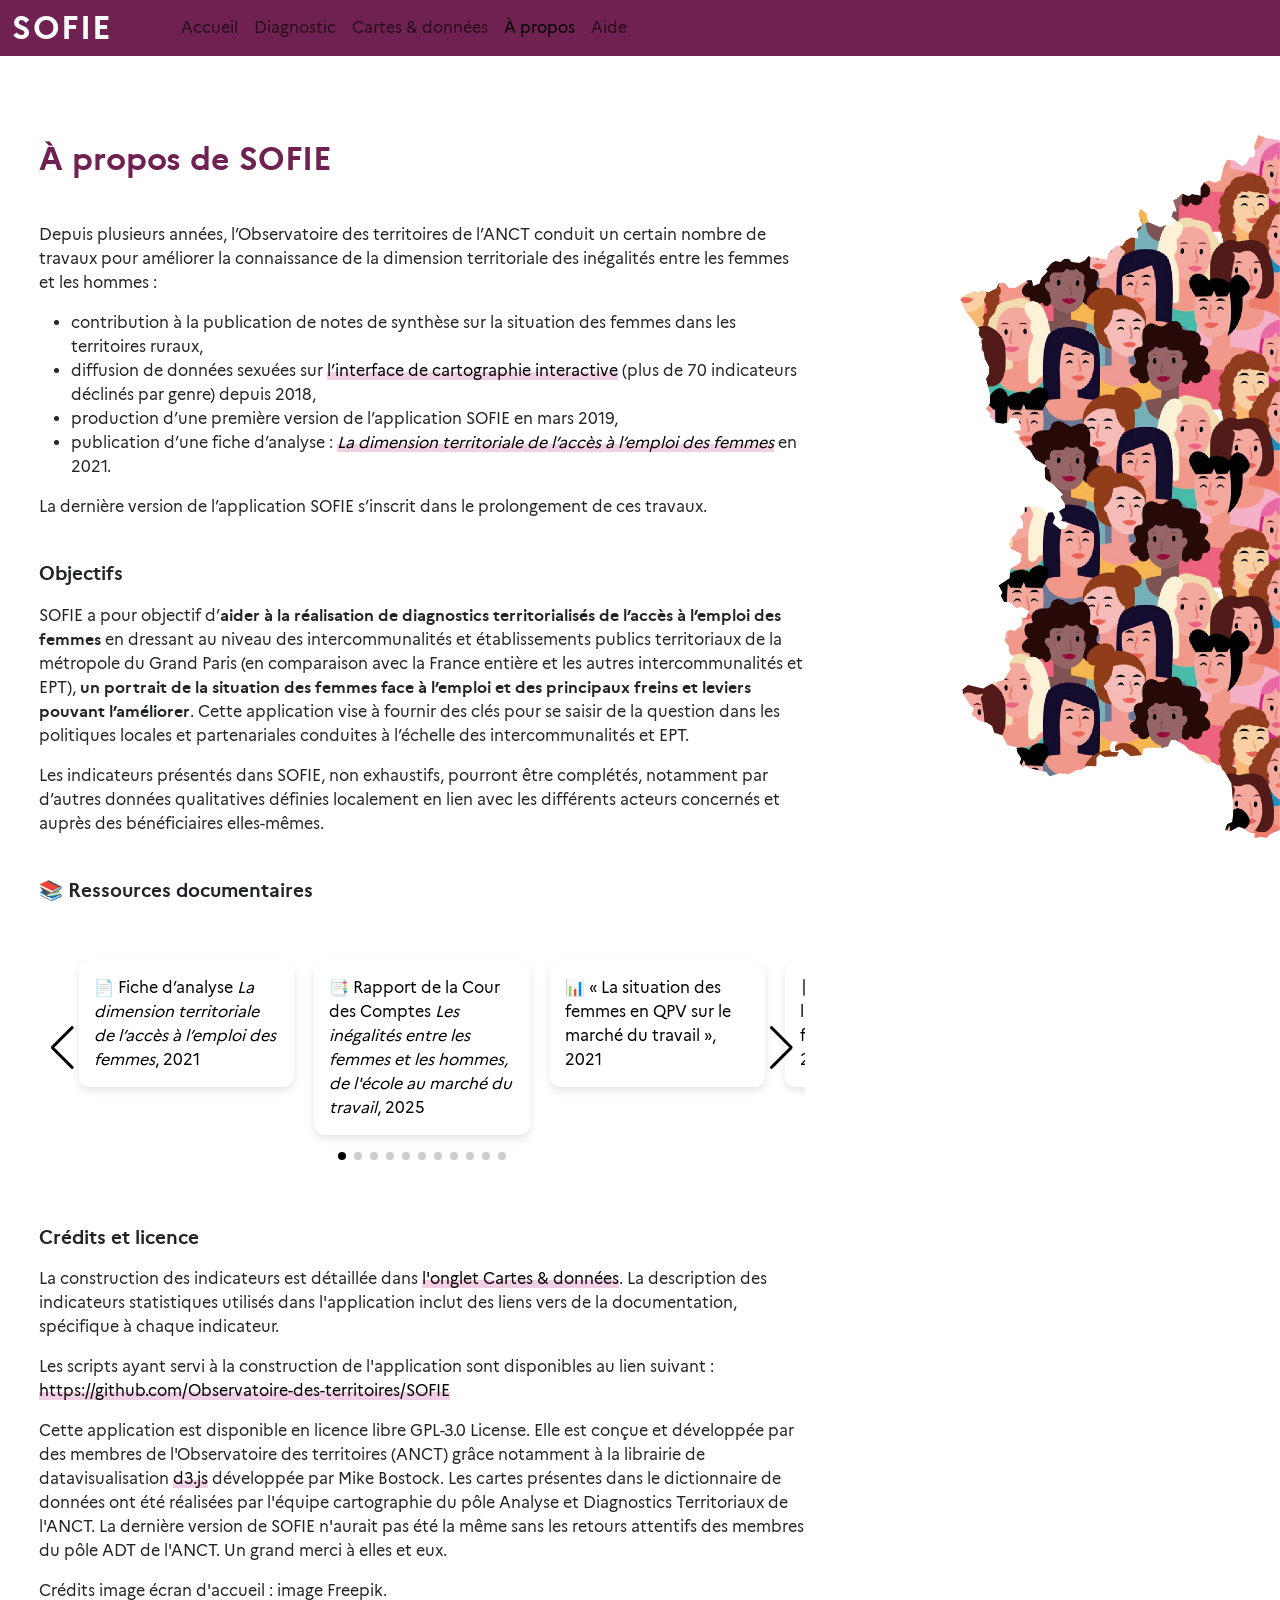
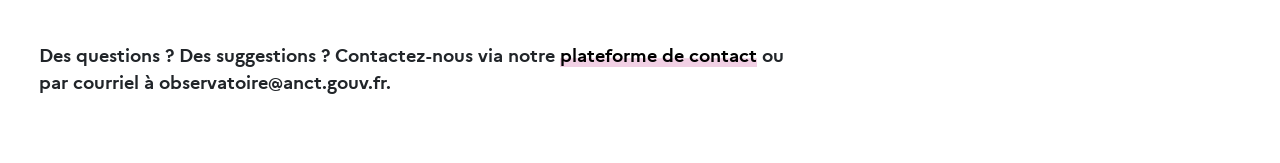
<file: apropos.html>
<!DOCTYPE html>
<meta charset="utf-8">

<html>
<head>
	<title>SOFIE</title>
	<link rel="stylesheet" href="app.css">
	<link href='https://fonts.googleapis.com/css?family=Bree Serif' rel='stylesheet'>
		<link rel="icon" href="img/favicon.ico" />
	
	<link href="https://cdn.jsdelivr.net/npm/bootstrap@5.0.0-beta2/dist/css/bootstrap.min.css" rel="stylesheet" integrity="sha384-BmbxuPwQa2lc/FVzBcNJ7UAyJxM6wuqIj61tLrc4wSX0szH/Ev+nYRRuWlolflfl" crossorigin="anonymous">
	<link rel="stylesheet" href="https://cdn.jsdelivr.net/npm/bootstrap-icons@1.4.0/font/bootstrap-icons.css">
	<script src="https://code.jquery.com/jquery-3.5.1.min.js"></script>
	<script src="https://cdn.jsdelivr.net/npm/bootstrap@5.0.0-beta1/dist/js/bootstrap.bundle.min.js" integrity="sha384-ygbV9kiqUc6oa4msXn9868pTtWMgiQaeYH7/t7LECLbyPA2x65Kgf80OJFdroafW" crossorigin="anonymous"></script>
	
</head>

<body>

<nav class="navbar fixed-top navbar-expand-lg">
  <div class="container-fluid">
	<a id="maintitle" href="index.html">SOFIE</span></a>
	<button class="navbar-toggler" type="button" data-bs-toggle="collapse" data-bs-target="#navbarSupportedContent" aria-controls="navbarSupportedContent" aria-expanded="false" aria-label="Toggle navigation">
	  <span class="navbar-toggler-icon"></span>
	</button>
	<div class="collapse navbar-collapse" id="navbarSupportedContent">
	  <ul class="navbar-nav me-auto mb-2 mb-lg-0">
        <li class="nav-item">
          <a class="nav-link" aria-current="page" href="index.html" title="Page d'accueil">Accueil</span></a>
        </li>
        <li class="nav-item">
		  <a class="nav-link" aria-current="page" href="visu.html" title="Diagnostic local">Diagnostic</span></a>
        </li>
		<li class="nav-item">
		  <a class="nav-link" aria-current="page" href="dico.html" title="Dictionnaire de données">Cartes & données</span></a>
        </li>
		<li class="nav-item">
		  <a class="nav-link active" aria-current="page" href="apropos.html" title="À propos">À propos</span></a>
        </li>
		<li class="nav-item">
		  <a class="nav-link" aria-current="page" href="help.html" title="Aide">Aide</span></a>
        </li>
	  </ul>
	  <!-- <form class="d-flex"> -->
		<!-- <input class="form-control me-2" type="search" placeholder="Autre EPCI" aria-label="Search"> -->
		<!-- <button class="btn btn-outline-success" type="submit">Chercher</button> -->
	  <!-- </form> -->
	</div>
  </div>
</nav>

<div class = "row" id = "apropos-bloc">
	<div class = "col-sm-9">
		<p id = "titre2">À propos de SOFIE</p>
		<br/>
		<p>Depuis plusieurs années, l’Observatoire des territoires de l’ANCT conduit un certain nombre de travaux pour améliorer la connaissance de la dimension territoriale des inégalités entre les femmes et les hommes :</p>
		<ul>
			<li>contribution à la publication de notes de synthèse sur la situation des femmes dans les territoires ruraux,</li>
			<li>diffusion de données sexuées sur <a target="_blank" class = "link" href = "https://www.observatoire-des-territoires.gouv.fr/outils/cartographie-interactive/#view=map36&c=indicator"><span class = "link-box">l’interface de cartographie interactive</span></a> (plus de 70 indicateurs déclinés par genre) depuis 2018, </li>
			<li>production d’une première version de l’application SOFIE en mars 2019,</li>
			<li>publication d’une fiche d’analyse : <a target="_blank" class = "link" href = "https://www.observatoire-des-territoires.gouv.fr/kiosque/2021-fiche-egalite-la-dimension-territoriale-de-lacces-lemploi-des-femmes"><span class = "link-box"><em>La dimension territoriale de l’accès à l’emploi des femmes</em></span></a> en 2021.</li>
		</ul>
		<p>La dernière version de l’application SOFIE s’inscrit dans le prolongement de ces travaux.</p>
		<br/>
		<p class = "apropos-subtitle">Objectifs<p>
		<p>SOFIE a pour objectif d’<strong>aider à la réalisation de diagnostics territorialisés de l’accès à l’emploi des femmes</strong> en dressant au niveau des intercommunalités et établissements publics territoriaux de la métropole du Grand Paris (en comparaison avec la France entière et les autres intercommunalités et EPT), <strong>un portrait de la situation des femmes face à l’emploi et des principaux freins et leviers pouvant l’améliorer</strong>. Cette application vise à fournir des clés pour se saisir de la question dans les politiques locales et partenariales conduites à l’échelle des intercommunalités et EPT.</p>
		<p>Les indicateurs présentés dans SOFIE, non exhaustifs, pourront être complétés, notamment par d’autres données qualitatives définies localement en lien avec les différents acteurs concernés et auprès des bénéficiaires elles-mêmes.</p>
		
		<head>
			<meta charset="UTF-8">
			<meta name="viewport" content="width=device-width, initial-scale=1.0">
			<title>Documentation - Carrousel</title>
			<link rel="stylesheet" href="https://cdn.jsdelivr.net/npm/swiper/swiper-bundle.min.css">
			<style>

		
				.swiper {
					width: 100%;
					max-width: 900px;
					margin: auto;
					padding: 40px; /* Ajoute du padding à gauche et à droite */
				}
		
				.swiper-slide {
					background: white;
					padding: 15px;
					border-radius: 10px;
					box-shadow: 0 4px 8px rgba(0,0,0,0.1);
					text-align: left;
				}
		
				.swiper-slide a {
					text-decoration: none;
					color: black;
					
				}
		
				.swiper-slide a:hover {
					color: black;
				}
		
				.swiper-button-prev, .swiper-button-next {
					color: black !important;
				}
				
										/* Décalage des flèches en utilisant padding */
				.swiper-button-prev {
					left: 10px; /* Légèrement à l’intérieur du padding */
				}

				.swiper-button-next {
					right: 10px; /* Légèrement à l’intérieur du padding */
				}
		
				.swiper-pagination-bullet-active {
					background: black !important;
				}
			</style>
		</head>
		<body>
		
		<br/>
		<p class="apropos-subtitle">📚 Ressources documentaires</p>
		
		<!-- Carrousel Swiper -->
		<div class="swiper">
			<div class="swiper-wrapper">
				<div class="swiper-slide">
					<a target="_blank" href="https://www.observatoire-des-territoires.gouv.fr/kiosque/2021-fiche-egalite-la-dimension-territoriale-de-lacces-lemploi-des-femmes">
						📄 Fiche d’analyse <em>La dimension territoriale de l’accès à l’emploi des femmes</em>, 2021
					</a>
				</div>
				<div class="swiper-slide">
					<a target="_blank" href="https://www.ccomptes.fr/sites/default/files/2025-01/20250121-Les-in%C3%A9galit%C3%A9s-entre-les-femmes-et-les-hommes-de-lecole-au-marche-du-travail.pdf">
						📑 Rapport de la Cour des Comptes <em>Les inégalités entre les femmes et les hommes, de l'école au marché du travail</em>, 2025
					</a>
				</div>
				
				<div class="swiper-slide">
					<a target="_blank" href="https://www.observatoire-des-territoires.gouv.fr/kiosque/2021-egalite-06b-la-situation-des-femmes-residant-en-quartiers-prioritaires-de-la-politique">
						📊 « La situation des femmes en QPV sur le marché du travail », 2021
					</a>
				</div>
				<div class="swiper-slide">
					<a target="_blank" href="https://www.reseaurural.fr/sites/default/files/documents/fichiers/2019-03/2019_rrf_rapport_guide_emploi_des_femmes_territoires_ruraux_cget.pdf">
						📘 Guide - Favoriser l’accès à l’emploi des femmes en ruralité, 2019
					</a>
				</div>
				<div class="swiper-slide">
					<a target="_blank" href="https://m.centre-hubertine-auclert.fr/sites/default/files/fichiers/mep-guide-jaune-bleu-vf3.pdf">
						📖 Guide <em>Insertion professionnelle des femmes en QPV</em>, 2018
					</a>
				</div>
				<div class="swiper-slide">
					<a target="_blank" href="https://www.haut-conseil-egalite.gouv.fr/stereotypes-et-roles-sociaux/travaux-du-hce/article/rapport-egaliter-combattre">
						📑 Rapport EGALITER - Inégalités sexuées, sociales et territoriales, 2014
					</a>
				</div>
				<div class="swiper-slide">
					<a target="_blank" href="https://femmes.gouv.fr/wp-content/uploads/2013/12/20131209-rapport-emploi-femmes-Severine-Lemiere.pdf">
						📜 Rapport <em>L’accès à l’emploi des femmes</em>, 2013
					</a>
				</div>
				<div class="swiper-slide">
					<a target="_blank" href="https://www.centre-hubertine-auclert.fr/">
						🏛 Travaux du Centre Hubertine Auclert
					</a>
				</div>
				<div class="swiper-slide">
					<a target="_blank" href="https://www.egalite-femmes-hommes.gouv.fr/sites/efh/files/2023-03/Plan_interminist%C3%A9riel_pour_l%E2%80%99%C3%A9galit%C3%A9_entre_les_femmes_et_les_hommes_2023-2027_2.pdf">
						🏛 Plan interministériel pour l'égalité 2023-2027
					</a>
				</div>
				<div class="swiper-slide">
					<a target="_blank" href="https://dares.travail-emploi.gouv.fr/sites/default/files/7c0b731072830d6f4663376d66ae5746/Discrimination_embauche_femmes-hommes.pdf">
						📑 Rapport - La discrimination à l'embauche selon le sexe, 2022
					</a>
				</div>
				<div class="swiper-slide">
					<a target="_blank" href="https://www.insee.fr/fr/statistiques/6047805">
						📊 Femmes et hommes, l'égalité en question, Insee, 2022
					</a>
				</div>
			</div>
		
			<!-- Boutons de navigation -->
			<div class="swiper-button-prev"></div>
			<div class="swiper-button-next"></div>
			
			<!-- Pagination -->
			<div class="swiper-pagination"></div>
		</div>
		
		<!-- Script Swiper.js -->
		<script src="https://cdn.jsdelivr.net/npm/swiper/swiper-bundle.min.js"></script>
		<script>
			var swiper = new Swiper('.swiper', {
				slidesPerView: 1,
				spaceBetween: 20,
				loop: true,
				navigation: {
					nextEl: '.swiper-button-next',
					prevEl: '.swiper-button-prev',
				},
				pagination: {
					el: '.swiper-pagination',
					clickable: true,
				},
				autoplay: {
					delay: 5000, // 5 secondes entre chaque diapo
					disableOnInteraction: false,
				},
				breakpoints: {
					640: { slidesPerView: 2 },
					1024: { slidesPerView: 3 }
				}
			});
		</script>

		<br/>
		<br/>
		<p class = "apropos-subtitle">Crédits et licence<p>
		<p>La construction des indicateurs est détaillée dans <a target = "_blank" class = "link" href = "dico.html"><span class = "link-box">l'onglet Cartes & données</span></a>. La description des indicateurs statistiques utilisés dans l'application inclut des liens vers de la documentation, spécifique à chaque indicateur.</p>
		<p>Les scripts ayant servi à la construction de l'application sont disponibles au lien suivant : <br><a target="_blank" class = "link" href = "https://github.com/Observatoire-des-territoires/SOFIE"><span class = "link-box">https://github.com/Observatoire-des-territoires/SOFIE</span></a></p>
		<p>Cette application est disponible en licence libre GPL-3.0 License. Elle est conçue et développée par des membres de l'Observatoire des territoires (ANCT) grâce notamment à la librairie de datavisualisation <a target="_blank" class = "link" href = "https://d3js.org/"><span class = "link-box">d3.js</span></a> développée par Mike Bostock. Les cartes présentes dans le dictionnaire de données ont été réalisées par l'équipe cartographie du pôle Analyse et Diagnostics Territoriaux de l'ANCT. La dernière version de SOFIE n'aurait pas été la même sans les retours attentifs des membres du pôle ADT de l'ANCT. Un grand merci à elles et eux.</p>
		<p>Crédits image écran d'accueil : image Freepik.</p>
		<br/>
		<p style = "font-size : 1.1em ; font-weight : bold;">Des questions ? Des suggestions ? Contactez-nous via notre <a target="_blank" class = "link" href = "https://www.observatoire-des-territoires.gouv.fr/form/nous-contacter"><span class = "link-box">plateforme de contact</span></a> ou par courriel à observatoire@anct.gouv.fr.</p>
		<br/>
	</div>	


	<div class = "col-sm-3">
		<img id = "intro-frise-miroir" src = "img/intro-img-miroir.png"/>
	</div>

</div>	

</body>
</file>
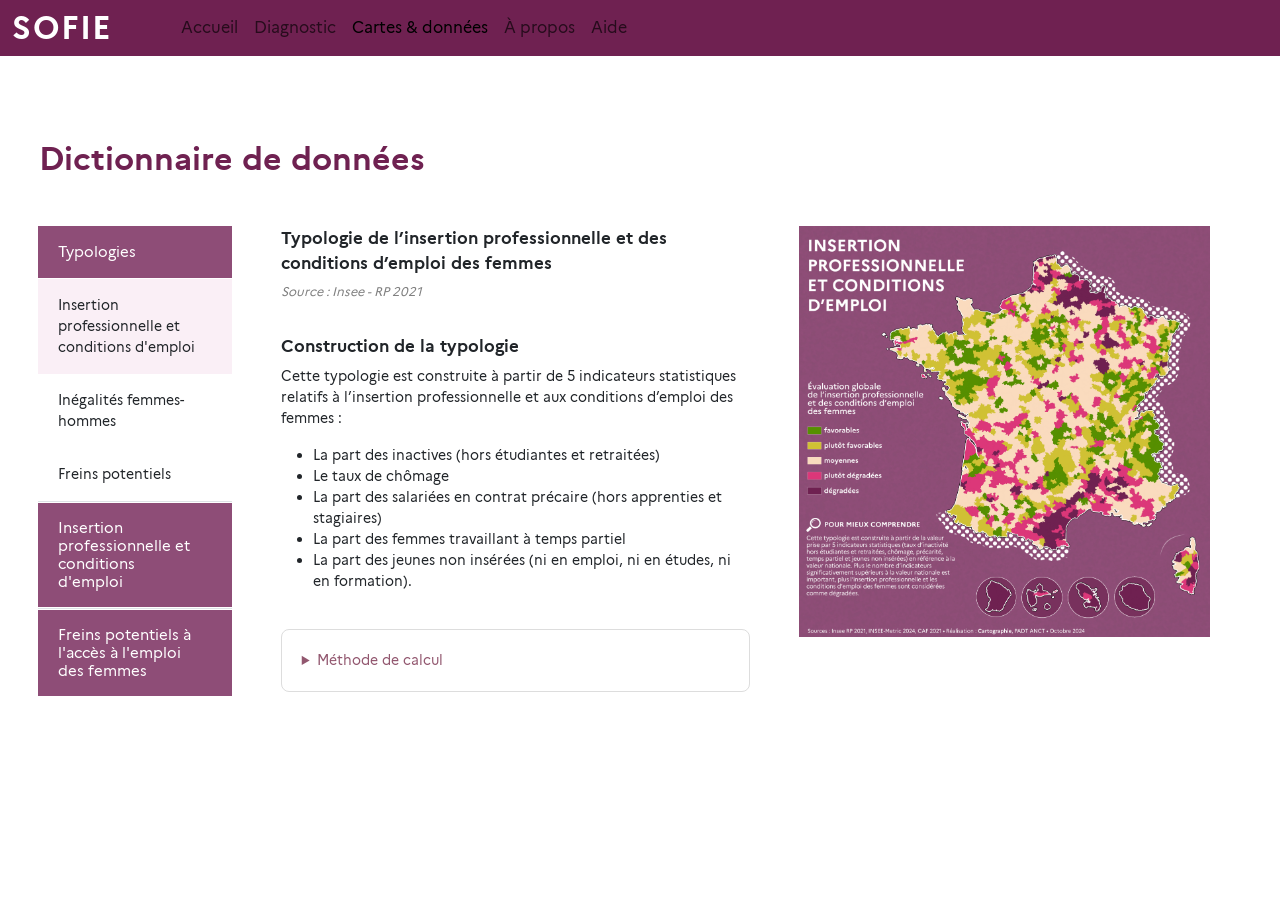
<file: dico.html>
<!DOCTYPE html>
<meta charset="utf-8">

<html>
<head>
	<title>SOFIE</title>
	<link rel="stylesheet" href="app.css">
	<link href='https://fonts.googleapis.com/css?family=Bree Serif' rel='stylesheet'>
	<link rel="icon" href="img/favicon.ico" />
	
	<link href="https://cdn.jsdelivr.net/npm/bootstrap@5.0.0-beta2/dist/css/bootstrap.min.css" rel="stylesheet" integrity="sha384-BmbxuPwQa2lc/FVzBcNJ7UAyJxM6wuqIj61tLrc4wSX0szH/Ev+nYRRuWlolflfl" crossorigin="anonymous">
	<link rel="stylesheet" href="https://cdn.jsdelivr.net/npm/bootstrap-icons@1.4.0/font/bootstrap-icons.css">
	<script src="https://code.jquery.com/jquery-3.5.1.min.js"></script>
	<script src="https://cdn.jsdelivr.net/npm/bootstrap@5.0.0-beta1/dist/js/bootstrap.bundle.min.js" integrity="sha384-ygbV9kiqUc6oa4msXn9868pTtWMgiQaeYH7/t7LECLbyPA2x65Kgf80OJFdroafW" crossorigin="anonymous"></script>
	
</head>

<body>

<nav class="navbar fixed-top navbar-expand-lg">
  <div class="container-fluid">
	<a id ="maintitle" href="index.html">SOFIE</a>
	<button class="navbar-toggler" type="button" data-bs-toggle="collapse" data-bs-target="#navbarSupportedContent" aria-controls="navbarSupportedContent" aria-expanded="false" aria-label="Toggle navigation">
	  <span class="navbar-toggler-icon"></span>
	</button>
	<div class="collapse navbar-collapse" id="navbarSupportedContent">
	  <ul class="navbar-nav me-auto mb-2 mb-lg-0">
        <li class="nav-item">
          <a class="nav-link" aria-current="page" href="index.html" title="Page d'accueil">Accueil</a>
        </li>
        <li class="nav-item">
		  <a class="nav-link" aria-current="page" href="visu.html" title="Diagnostic local">Diagnostic</a>
        </li>
		<li class="nav-item">
		  <a class="nav-link active" aria-current="page" href="dico.html" title="Dictionnaire de données">Cartes & données</a>
        </li>
		<li class="nav-item">
		  <a class="nav-link" aria-current="page" href="apropos.html" title="À propos">À propos</a>
        </li>
		<li class="nav-item">
		  <a class="nav-link" aria-current="page" href="help.html" title="Aide">Aide</a>
        </li>
	  </ul>
	  <!-- <form class="d-flex"> -->
		<!-- <input class="form-control me-2" type="search" placeholder="Autre EPCI" aria-label="Search"> -->
		<!-- <button class="btn btn-outline-success" type="submit">Chercher</button> -->
	  <!-- </form> -->
	</div>
  </div>
</nav>

<div class = "row" id = "bloctitre2">
	<p id = "titre2">Dictionnaire de données</p>
</div>

<div class = "row">
	<div class = "col-lg-2" id = "navindic">
		<div class="accordion accordion-flush" id="accordionFlushExample">
		  <div class="accordion-item">
			<h2 class="accordion-header" id="flush-headingOne">
			  <button class="accordion-button collapsed" type="button" data-bs-toggle="collapse" data-bs-target="#flush-collapseOne" aria-expanded="false" aria-controls="flush-collapseOne">
				Typologies
			  </button>
			</h2>
			<div id="flush-collapseOne" class="accordion-collapse collapse show" aria-labelledby="flush-headingOne" data-bs-parent="#accordionFlushExample">
			  <div class="accordion-body active" onclick = "typoipce()">Insertion professionnelle et conditions d'emploi</div>
			  <div class="accordion-body" onclick = "typoineg()">Inégalités femmes-hommes</div>
			  <div class="accordion-body" onclick = "typofrei()">Freins potentiels</div>
			</div>
		  </div>
		  <div class="accordion-item">
			<h2 class="accordion-header" id="flush-headingTwo">
			  <button class="accordion-button collapsed" type="button" data-bs-toggle="collapse" data-bs-target="#flush-collapseTwo" aria-expanded="false" aria-controls="flush-collapseTwo">
				Insertion professionnelle et conditions d'emploi
			  </button>
			</h2>
			<div id="flush-collapseTwo" class="accordion-collapse collapse" aria-labelledby="flush-headingTwo" data-bs-parent="#accordionFlushExample">
			  <div class="accordion-body" onclick = "fam2()">Inactivité</div>
			  <div class="accordion-body" onclick ="emp1()">Chômage</div>
			  <div class="accordion-body" onclick = "emp3()">Temps partiel</div>
			  <div class="accordion-body" onclick = "emp4()">Précarité</div>
			  <div class="accordion-body" onclick = "for3()">Jeunes non insérés</div>
			</div>
		  </div>
		  <div class="accordion-item">
			<h2 class="accordion-header" id="flush-headingThree">
			  <button class="accordion-button collapsed" type="button" data-bs-toggle="collapse" data-bs-target="#flush-collapseThree" aria-expanded="false" aria-controls="flush-collapseThree">
				Freins potentiels à l'accès à l'emploi des femmes
			  </button>
			</h2>
			<div id="flush-collapseThree" class="accordion-collapse collapse " aria-labelledby="flush-headingThree" data-bs-parent="#accordionFlushExample">
			  <div class="accordion-body" onclick = "fam1()">Familles monoparentales</div>
			  <div class="accordion-body" onclick = "fam3()">Familles nombreuses</div>
			  <div class="accordion-body" onclick ="emp2()">Non-mixité de l'offre d'emploi</div>
			  <div class="accordion-body" onclick = "for2()">Femmes peu diplômées</div>
			  <div class="accordion-body" onclick = "equ1()">Accueil des jeunes enfants</div>
			  <div class="accordion-body" onclick = "equ2()">Éloignement de l'école</div>
			  <div class="accordion-body" onclick = "equ3()">Trajet domicile-travail</div>
			</div>
		  </div>
		</div>
	</div>

	<div class = "col-lg-5" id = "dico-com">
	</div>

	<div class = "col-lg-4" id = "dico-illus">
	</div>
</div>

<script>
$(".accordion-body").click(function(){
	$('.accordion-body').removeClass('active');
	$(this).addClass('active');
	$('html,body').animate({scrollTop: $("#bloctitre2").offset().top},0);
}) ;



var typoipce = function(){
	$("#dico-com").html(
		`
			<style>
		

		details {
			background: #ffffff;
			border: 1px solid #ddd;
			border-radius: 8px;
			margin-bottom: 10px;
			padding: 10px;
			transition: all 0.3s ease-in-out;
		}

		summary {
			font-size: 14px;
			cursor: pointer;
			color:  #92576F ;
			padding: 10px;
			transition: background 0.3s ease-in-out;
		}

		summary:hover {
			background: #f0f8ff;
			border-radius: 8px;
		}

		details[open] {
			background: #eef6ff;
			border: 1px solid black;
		}

		

		.link-box {
			color: black;
			text-decoration: none;
			font-weight: bold;
		}

		.link-box:hover {
			text-decoration: underline;
		}

	</style>
		
		<div id="dico-texte">
		<p class = 'dico-libindic'>Typologie de l’insertion professionnelle et des conditions d’emploi des femmes</p>
		<p class = 'dico-sourcindic'>Source : Insee - RP 2021</p>
		<h1 class = 'dico-libindic'>Construction de la typologie</h1>
    <p>Cette typologie est construite à partir de 5 indicateurs statistiques relatifs à l’insertion professionnelle et aux conditions d’emploi des femmes :</p>
    <ul>
        <li>La part des inactives (hors étudiantes et retraitées)</li>
        <li>Le taux de chômage</li>
        <li>La part des salariées en contrat précaire (hors apprenties et stagiaires)</li>
        <li>La part des femmes travaillant à temps partiel</li>
        <li>La part des jeunes non insérées (ni en emploi, ni en études, ni en formation).</li>
    </ul>
    <br/>

	<details>
    <summary>Méthode de calcul</h2></summary>
	<br/>
    <p><strong>1. Conversion en base 100 (référence nationale)</strong></p>
    <p>Exemple : pour une part d’inactives de 19,3 % localement vs 11,5 % nationalement : 
		<br><strong>Indice base 100</strong> = (19,3 × 100) / 11,5 ≈ 168</p>
    
	
    <p><strong>2. Classement des indices</p></strong>
    <table>
        <tr>
            <th>Indice base 100</th>
            <th>Catégorie</th>
        </tr>
        <tr>
            <td>> 125</td>
            <td>Très dégradé</td>
        </tr>
        <tr>
            <td>110 - 125</td>
            <td>Dégradé</td>
        </tr>
        <tr>
            <td>90 - 110</td>
            <td>Moyen</td>
        </tr>
        <tr>
            <td>75 - 90</td>
            <td>Favorable</td>
        </tr>
        <tr>
            <td>< 75</td>
            <td>Très favorable</td>
        </tr>
    </table>
    
    <p><strong>3. Détermination de la typologie</p></strong>
    <table border="1">
        <tr>
            <th>Conditions</th>
            <th>Typologie</th>
        </tr>
        <tr>
            <td>≥ 3 indicateurs « très dégradé »</td>
            <td>Dégradées</td>
        </tr>
        <tr>
            <td>≥ 3 indicateurs « très dégradé » + « dégradé »</td>
            <td>Plutôt dégradées</td>
        </tr>
        <tr>
            <td>≥ 3 indicateurs « très favorable »</td>
            <td>Favorables</td>
        </tr>
        <tr>
            <td>≥ 3 indicateurs « très favorable » + <br>« favorable »</td>
            <td>Plutôt favorables</td>
        </tr>
        <tr>
            <td>Sinon</td>
            <td>Moyennes</td>
        </tr>
    </table>
    
    <h2 class = 'dico-libindic'>Objectif :</h2>
    <p>Fournir une lecture rapide des conditions d’emploi des femmes, avec possibilité d’explorer les indicateurs en détail via SOFIE.</p>
		</div></details>
	`) ;
	$("#dico-illus").html("<a target='_blank'><img src = 'img/cartes/SOFIE_typo_IPCE_300pp_1.jpg'/></a>") ;
}


var typoineg = function(){
	$("#dico-com").html(`

		<style>
			

			details {
				background: #ffffff;
				border: 1px solid #ddd;
				border-radius: 8px;
				margin-bottom: 10px;
				padding: 10px;
				transition: all 0.3s ease-in-out;
			}

			summary {
				font-size: 14px;
				cursor: pointer;
				color:  #92576F ;
				padding: 10px;
				transition: background 0.3s ease-in-out;
			}

			summary:hover {
				background: #f0f8ff;
				border-radius: 8px;
			}

			details[open] {
				background: #eef6ff;
				border: 1px solid black;
			}

			

			.link-box {
				color: black;
				text-decoration: none;
				font-weight: bold;
			}

			.link-box:hover {
				text-decoration: underline;
			}

		</style>

		<div id="dico-texte">
		<p class = 'dico-libindic'>Typologie des inégalités femmes-hommes en matière d’insertion professionnelle et de conditions d’emploi</p>
		<p class = 'dico-sourcindic'>Source : Insee - RP 2021</p>
		
		<h1 class = 'dico-libindic'>Construction de la typologie</h1>
    <p>Cette typologie est construite à partir de 5 indicateurs statistiques relatifs à l’insertion professionnelle et aux conditions d’emploi des femmes et des hommes :</p>
    <ul>
        <li>La part des inactifs / inactives (hors étudiant.e.s et retraité.e.s)</li>
        <li>Le taux de chômage</li>
        <li>La part des salarié.e.s en contrat précaire (hors apprenti.e.s et stagiaires)</li>
        <li>La part des femmes / hommes travaillant à temps partiel</li>
        <li>La part des jeunes non inséré.e.s (ni en emploi, ni en études, ni en formation).</li>
    </ul>
    <br/>
	<details>
    <summary>Méthode de calcul</summary>
	<br/>
    <p><strong>1. Conversion en base 100 (référence nationale pour les femmes)</p></strong>
    <p>Exemple : pour une part d’inactives de 19,3 % localement vs 11,5 % nationalement :
    <br><strong>Indice base 100</strong> = (19,3 × 100) / 11,5 ≈ 168</p>
    
    <p><strong>2. Calcul des écarts femmes-hommes</p></strong>
    <p>Somme des écarts en base 100 entre les valeurs locales des femmes et des hommes pour chaque indicateur</p>
    
    <p><strong>3. Discrétisation en 5 classes</p></strong>
    <p>La somme des écarts est ensuite discrétisée en 5 classes à l’aide de la méthode des seuils naturels, des inégalités les plus marquées (somme des écarts en base 100 maximum) aux moins marquées (somme des écarts en base 100 minimum) :</p>
    
    <table>
        <tr>
            <th>Classe</th>
            <th>Typologie</th>
        </tr>
        <tr>
            <td>Classe 1</td>
            <td>Contenues</td>
        </tr>
        <tr>
            <td>Classe 2</td>
            <td>Plutôt contenues</td>
        </tr>
        <tr>
            <td>Classe 3</td>
            <td>Moyennes</td>
        </tr>
        <tr>
            <td>Classe 4</td>
            <td>Plutôt marquées</td>
        </tr>
        <tr>
            <td>Classe 5</td>
            <td>Marquées</td>
        </tr>
    </table>
    
    <h2 class = 'dico-libindic'>Objectif</h2>
    <p>Offrir une vision globale des inégalités femmes-hommes sur l’insertion et l’emploi. D’autres dimensions (rémunération, avancement, plafond de verre, discriminations…) ne sont pas prises en compte.</p>
		    
		</div></details>
	`) ;
	$("#dico-illus").html("<a target='_blank'><img src = 'img/cartes/SOFIE_typo_INEG_300pp_1.jpg'/></a>") ;
}

var typofrei = function(){
	$("#dico-com").html(`
		<style>
			

			details {
				background: #ffffff;
				border: 1px solid #ddd;
				border-radius: 8px;
				margin-bottom: 10px;
				padding: 10px;
				transition: all 0.3s ease-in-out;
			}

			summary {
				font-size: 14px;
				cursor: pointer;
				color:  #92576F ;
				padding: 10px;
				transition: background 0.3s ease-in-out;
			}

			summary:hover {
				background: #f0f8ff;
				border-radius: 8px;
			}

			details[open] {
				background: #eef6ff;
				border: 1px solid black;
			}

			

			.link-box {
				color: black;
				text-decoration: none;
				font-weight: bold;
			}

			.link-box:hover {
				text-decoration: underline;
			}

		</style>


		<div id="dico-texte">
		<p class = 'dico-libindic'>Typologie des freins potentiels à l'amélioration de l'accès à l’emploi des femmes</p>
		<p class = 'dico-sourcindic'>Source : Insee - RP 2021, Insee - Metric 2024, CAF 2021</p>	
		<h1 class = 'dico-libindic'>Construction de la typologie</h1>
    <p>Cette typologie est construite à partir de 7 indicateurs statistiques d’évaluation de freins potentiels à l’amélioration de l’accès à l’emploi des femmes :</p>
    <ul>
        <li>Part des familles monoparentales composées d'une femme avec son ou ses enfant(s)</li>
        <li>Part des familles nombreuses</li>
        <li>Indice de mixité de l’offre d’emploi</li>
        <li>Part des femmes peu ou pas diplômées</li>
        <li>Nombre d’enfants âgés de moins de 3 ans n’ayant théoriquement pas de place en mode d’accueil formel</li>
        <li>Part des enfants scolarisés dans une autre commune que celle où ils résident</li>
        <li>Distance domicile-travail moyenne des femmes.</li>
    </ul>
    <br/>
	<details>
    <summary>Méthode de calcul</summary>
	<br/>
    <p><strong>1. Conversion en base 100 (référence nationale)</p></strong>
    <p>Exemple : pour une part de familles monoparentales de 13,6 % localement vs 8,3 % nationalement :
    <br><strong>Indice base 100</strong> = (13,6 × 100) / 8,3 ≈ 164</p>
    
    <p><strong>2. Classement des indicateurs</p></strong>
    <table>
        <tr>
            <th>Indice base 100</th>
            <th>Catégorie</th>
        </tr>
        <tr>
            <td>> 125</td>
            <td>Très dégradé</td>
        </tr>
        <tr>
            <td>110 - 125</td>
            <td>Dégradé</td>
        </tr>
        <tr>
            <td>90 - 110</td>
            <td>Moyen</td>
        </tr>
        <tr>
            <td>75 - 90</td>
            <td>Favorable</td>
        </tr>
        <tr>
            <td>< 75</td>
            <td>Très favorable</td>
        </tr>
    </table>
    
    <p><strong>3. Détermination de la typologie</p></strong>
    <table>
        <tr>
            <th>Conditions</th>
            <th>Typologie</th>
        </tr>
        <tr>
            <td>≥ 5 indicateurs « très dégradé » + <br>« dégradé » ou > 3 indicateurs « très dégradé »</td>
            <td>Marqués</td>
        </tr>
        <tr>
            <td>≥ 4 indicateurs « très dégradé » + <br>« dégradé »</td>
            <td>Plutôt marqués</td>
        </tr>
        <tr>
            <td>≥ 3 indicateurs « très favorable »</td>
            <td>Limités</td>
        </tr>
        <tr>
            <td>≥ 4 indicateurs « très favorable » + <br>« favorable »</td>
            <td>Plutôt limités</td>
        </tr>
        <tr>
            <td>Sinon</td>
            <td>Moyens / d’intensités variables</td>
        </tr>
    </table>
    
    <h2 class = 'dico-libindic'>Objectif</h2>
    <p>Évaluer l’impact de 7 freins potentiels sur l’accès à l’emploi des femmes. Cette typologie volontairement simple ne couvre pas tous les freins (mobilité, état de santé, travail domestique…). Elle attribue un poids égal à chaque facteur, bien que leur impact varie selon le contexte.</p>
    
    <h2 class = 'dico-libindic'>Limites et interprétation</h2>
    <ul>
        <li>Certains freins peuvent être plus déterminants que d’autres (ex. : distance aux emplois sans véhicule).</li>
        <li>Un territoire peut cumuler plusieurs freins sans pour autant avoir une insertion professionnelle dégradée (ex. : nord des Pays de la Loire, ancienne région Franche-Comté).</li>
        <li>SOFIE permet d’affiner l’analyse en explorant chaque indicateur individuellement.</li>
    </ul>
		</div></details>
	`) ;
	$("#dico-illus").html("<a target='_blank'><img src = 'img/cartes/SOFIE_typo_FREI_300pp_1.jpg'/></a>") ;
}

var fam2 = function(){
	$("#dico-com").html(`
		<div id="dico-texte">
		<p class = 'dico-libindic'>Part des inactives / inactifs parmi les 15-64 ans (hors étudiant.e.s et retraité.e.s)</p>
		<p class = 'dico-sourcindic'>Unité : en %</p>		
		<p class = 'dico-sourcindic'>Source : Insee - RP 2021</p>
		<p>La part des inactives / inactifs parmi les 15-64 ans, hors étudiant.e.s et retraité.e.s est obtenu en rapportant le nombre de personnes inactives (c'est-à-dire, selon la statistique publique, les personnes qui ne sont ni en emploi ni au chômage), hors étudiant.e.s et retraité.e.s, âgées de 15 à 64 ans, au nombre total de personnes âgées de 15 à 64 ans, hors étudiant.e.s et retraité.e.s. En France (hors Mayotte), cet indicateur a une valeur de <strong>11,3 % pour les femmes</strong> contre <strong>6,2 % pour les hommes</strong> soit <strong>1,8 fois plus.</strong></p>
		<p>Les personnes inactives, hors étudiantes et retraitées, correspondent aux personnes au foyer et aux personnes qui n’occupent pas d’emploi ni ne sont en recherche d’emploi. <strong>Les personnes inactives ont un risque plus important d’être dans une situation de dépendance financière, voire de pauvreté.</strong> L’inactivité professionnelle des femmes est particulièrement marquée dans les quartiers prioritaires en Politique de la ville.</p>
		<br/>
		<p>Pour aller plus loin : </p>
		<ul>
			<a target="_blank" class = "link" href = "https://www.observatoire-des-territoires.gouv.fr/kiosque/2021-egalite-04-depuis-les-annees-1970-la-feminisation-de-la-population-active-concerne"><li><span class = "link-box">Observatoire des territoires, 2021, « Depuis les années 1970, la féminisation de la population active a concerné tous les territoires », <em>La dimension territoriale de l’accès à l’emploi des femmes</span></em></li></a>
			<a target="_blank" class = "link" href = "https://www.observatoire-des-territoires.gouv.fr/kiosque/2021-egalite-06b-la-situation-des-femmes-residant-en-quartiers-prioritaires-de-la-politique"><li><span class = "link-box">Observatoire des territoires, 2021, « La situation des femmes résidant en quartiers prioritaires de la politique de la ville sur le marché du travail », <em>La dimension territoriale de l’accès à l’emploi des femmes</span></em></li></a>
		</ul>
		<br/>
		
		</div>
	`) ;
	$("#dico-illus").html("<a target='_blank' ><img src = 'img/cartes/SOFIE_comparaisons_fam2_hd_1.jpg'/></a>") ;
}

var emp1 = function(){
	$("#dico-com").html(`
		<div id="dico-texte">
		<p class = 'dico-libindic'>Taux de chômage des femmes / hommes</p>
		<p class = 'dico-sourcindic'>Unité : en %</p>		
		<p class = 'dico-sourcindic'>Source : Insee - RP 2021</p>
		<p>Le taux de chômage des femmes / hommes correspond au rapport entre les femmes / hommes de 15 ans ou plus se déclarant au chômage et les actives / actifs de 15 ans ou plus. En France (hors Mayotte), cet indicateur a une valeur de <strong>12,7 % pour les femmes</strong> contre <strong>11,3 % pour les hommes.</strong></p>
		<p>Le taux de chômage ici retenu correspond au taux de chômage au sens du recensement de la population (Insee) et doit être distingué du taux de chômage au sens du BIT, utilisé pour le calcul des chiffres officiels du chômage. </p>
		<br/>
		<p>Pour aller plus loin : </p>
		<ul>
			<a target="_blank" class = "link" href = "https://www.observatoire-des-territoires.gouv.fr/kiosque/2021-egalite-05-le-risque-detre-touchees-par-le-chomage-et-la-precarite-est-plus-fort-pour"><li><span class = "link-box">Observatoire des territoires, 2021, « Le risque d’être touchées par le chômage et la précarité est plus fort pour les femmes dans les territoires ruraux », <em> La dimension territoriale de l’accès à l’emploi des femmes</span></em></li></a>
			<a target="_blank" class = "link" href = "https://www.observatoire-des-territoires.gouv.fr/kiosque/rapport-2016-emploi-et-territoires"><li><span class = "link-box">Observatoire des territoires, 2016, « La hausse du chômage depuis les années 1970 : des impacts différenciés sur les hommes et les femmes », <em> Rapport 2016 de l’Observatoire des territoires : Emploi et territoires</span></em></li></a>		
		</ul>
		<br/>
		</div>
	`) ;
	$("#dico-illus").html("<a target='_blank'><img src = 'img/cartes/SOFIE_comparaisons_emp1_hd_1.jpg'/></a>") ;
}

var emp3 = function(){
	$("#dico-com").html(`
		<div id="dico-texte">
		<p class = 'dico-libindic'>Part des actives / actifs en emploi à temps partiel</p>
		<p class = 'dico-sourcindic'>Unité : en %</p>		
		<p class = 'dico-sourcindic'>Source : Insee - RP 2021</p>
		<p>La part des actives / actifs en emploi à temps partiel correspond au rapport entre les personnes de 15 ans ou plus occupant un emploi à temps partiel et le nombre de personnes de 15 ans ou plus en emploi. Cet indicateur est calculé au lieu de résidence des personnes enquêtées. En France (hors Mayotte), cet indicateur a une valeur de <strong>24,3 % pour les femmes</strong> contre <strong>8,3 % pour les hommes</strong>, soit <strong>3 fois plus.</strong></p>
		<p>On distingue habituellement un temps partiel « involontaire », ou <br>« subi » - quand les personnes n’ont pas la possibilité de travailler d’avantage faute d’avoir trouvé un emploi à temps complet - d’un temps partiel considéré comme « choisi ». Cette distinction est souvent remise en question car le temps partiel est bien souvent <br>« choisi » par les femmes pour répondre à des contraintes qui, elles, ne le sont pas : impossibilité de concilier vie familiale et vie professionnelle, état de santé… Les données du recensement de la population ne permettent pas de faire une distinction entre le temps partiel « subi » et le temps partiel « choisi ». <strong>Le temps partiel est considéré comme la principale raison de la moindre rémunération des femmes.</strong></p>
		<p>Pour aller plus loin : </p>
		<ul>
			<a target="_blank" class = "link" href = "https://www.observatoire-des-territoires.gouv.fr/kiosque/2021-egalite-06-des-logiques-spatiales-inversees-pour-les-femmes-et-les-hommes-en-temps"><li><span class = "link-box">Observatoire des territoires, 2021, « Des logiques spatiales inversées pour les femmes et les hommes en temps partiel »,<em> La dimension territoriale de l’accès à l’emploi des femmes</span></em></li></a>
		</ul>
		<br/>
		</div>
	`) ;
	$("#dico-illus").html("<a target='_blank'><img src = 'img/cartes/SOFIE_comparaisons_emp3_hd_1.jpg'/></a>") ;
}


var emp4 = function(){
	$("#dico-com").html(`
		<div id="dico-texte">
		<p class = 'dico-libindic'>Part des salarié.e.s occupant un emploi précaire</p>
		<p class = 'dico-sourcindic'>Unité : en %</p>		
		<p class = 'dico-sourcindic'>Source : Insee - RP 2021</p>
		<p>La part des salarié.e.s occupant un emploi précaire est obtenue en rapportant le nombre de salarié.e.s de 15 ans ou plus occupant un emploi en contrat précaire (hors contrats d’apprentissage et stages rémunérés) à l’ensemble des salarié.e.s de 15 ans ou plus, hors apprenti.e.s et stagiaires rémunéré.e.s. En France (hors Mayotte), cet indicateur a une valeur de <strong>13,6 % pour les femmes</strong> contre <strong>11,8 % pour les hommes.</strong></p>
		<p>Les contrats précaires, hors contrats d’apprentissages et stages rémunérés, correspondent aux CDD, contrats jeunes, contrats d’interim…par opposition aux CDI. Les emplois précaires sont par ailleurs plus souvent à temps partiel (ce qui entraîne un effet cumulatif des inégalités).</p>
		<p>Pour aller plus loin : </p>
		<ul>
			<a target="_blank" class = "link" href = "https://www.observatoire-des-territoires.gouv.fr/kiosque/2021-egalite-05-le-risque-detre-touchees-par-le-chomage-et-la-precarite-est-plus-fort-pour"><li><span class = "link-box">Observatoire des territoires, 2021, « Le risque d’être touchées par le chômage et la précarité est plus fort pour les femmes dans les territoires ruraux », <em> La dimension territoriale de l’accès à l’emploi des femmes</span></em></li></a>
		</ul>
		<br/>
		</div>
	`) ;
	$("#dico-illus").html("<a target='_blank'><img src = 'img/cartes/SOFIE_comparaisons_emp4_hd_1.jpg'/></a>") ;
}

var for3 = function(){
	$("#dico-com").html(`
		<div id="dico-texte">
		<p class = 'dico-libindic'>Part des 15-24 ans ni en emploi, ni en études, ni en formation</p>
		<p class = 'dico-sourcindic'>Unité : en %</p>		
		<p class = 'dico-sourcindic'>Source : Insee - RP 2021</p>
		<p>La part des 15-24 ans ni en emploi, ni en études, ni en formation correspond au rapport entre le nombre de jeunes de 15 à 24 ans non insérés (ni en emploi, ni en études, ni en formation) et le nombre de jeunes âgés de 15 à 24 ans. En France (hors Mayotte), cet indicateur a une valeur de <strong>15,9 % pour les femmes</strong>, contre <strong>14,6 % pour les hommes.</strong></p>
		<p>Pour aller plus loin : </p>
		<ul>
			<a target="_blank" class = "link" href = "https://www.observatoire-des-territoires.gouv.fr/kiosque/2017-fiche-educsup-education-et-enseignement-superieur-approches-territoriales"><li><span class = "link-box">Observatoire des territoires, 2017, « L’obtention d’un diplôme favorise l’insertion des jeunes sur le marché du travail », <em> Éducation et enseignement supérieur, approches territoriales</span></em></li></a>
			<a target="_blank" class = "link" href = "https://www.insee.fr/fr/statistiques/6686184"><li><span class = "link-box">Insee Focus, 2023, « Après un pic dû à la crise sanitaire, la part des jeunes ni en emploi, ni en études, ni en formation repart à la baisse » </li></a>
		</ul>
		<br/>
		</div>
	`) ;
	$("#dico-illus").html("<a target='_blank'><img src = 'img/cartes/SOFIE_comparaisons_for3_hd_1.jpg'/></a>") ;
}

var fam1 = function(){
	$("#dico-com").html(`
		<div id="dico-texte">
		<p class = 'dico-libindic'>Part des familles monoparentales formées d’une femme seule avec son / ses enfant(s) parmi l’ensemble des ménages</p>
		<p class = 'dico-sourcindic'>Unité : en %</p>		
		<p class = 'dico-sourcindic'>Source : Insee - RP 2021</p>
		<p>La part des familles monoparentales formées d’une femme avec son ou ses enfant(s) correspond au rapport entre le nombre de familles monoparentales constituées d’une femme avec son ou ses enfant(s) et le nombre total de ménages. En France (hors Mayotte), cet indicateur a une valeur de <strong>8,4 %.</strong></p>
		<p>Les familles monoparentales sont à 85% composées d'une mère et de son / ses enfant(s). Les parents seuls et en particulier les mères seules rencontrent plus souvent des difficultés d'insertion professionnelle. Elles sont plus souvent inactives, au chômage ou précaires. <strong>La difficulté rencontrée par les parents isolés à trouver un emploi stable s'explique notamment par la complexité à combiner vie familiale et vie professionnelle.</strong> Les familles monoparentales rencontrent ainsi plus souvent des difficultés financières et appartiennent plus souvent à des catégories socio-professionnelles moins favorisées. La mise en place d’une offre d’accueil pour les jeunes enfants suffisante et en adéquation avec les besoins de la population présente peut être un levier pour améliorer l’accès à l’emploi des femmes, notamment pour les mères de familles monoparentales ou et/ou nombreuses.</p>
		<p>Pour aller plus loin : </p>
		<ul>
			<a target="_blank" class = "link" href = "https://www.observatoire-des-territoires.gouv.fr/kiosque/2019-fiche-geomenages-geographie-des-menages"><li><span class = "link-box">Observatoire des territoires, 2019, « Des territoires spécialisés ? », <em> Géographie des ménages</span></em></li></a>
			<a target="_blank" class = "link" href = "https://www.strategie.gouv.fr/sites/strategie.gouv.fr/files/atoms/files/rapport_-_le_panorama_des_familles_2021.pdf"><li><span class = "link-box">Conseil de la famille, 2021,  «Panorama des familles d'aujourd'hui»</li></a>
			<a target="_blank" class = "link" href = "https://drees-site-v2.cegedim.cloud/sites/default/files/2020-08/dss67.pdf"><li><span class = "link-box">ACS M., LHOMMEAU B., RAYNAUD É, 2015, « Les familles monoparentales depuis 1990 », <em>Dossiers Solidarité Santé</em>, n°67, Drees, Juillet.</li></a>
		</ul>
		<br/>
		</div>
	`) ;
	$("#dico-illus").html("<a target='_blank'><img src = 'img/cartes/SOFIE_leviers-freins-fam1_hd_1.jpg'/></a>") ;
}

var fam3 = function(){
	$("#dico-com").html(`
		<div id="dico-texte">
		<p class = 'dico-libindic'>Part des familles nombreuses parmi l’ensemble des ménages</p>
		<p class = 'dico-sourcindic'>Unité : en %</p>		
		<p class = 'dico-sourcindic'>Source : Insee - RP 2021</p>
		<p>La part des familles nombreuses correspond au rapport entre le nombre de ménages vivant en famille avec 3 enfants ou plus de moins de 25 ans et le nombre de ménages total. En France (hors Mayotte), cet indicateur a une valeur de <strong>5,5 %.</strong></p>
		<p><strong>Les mères de familles nombreuses sont davantage inactives et concernées par le temps partiel</strong>, notamment en raison de la difficulté à concilier vie professionnelle et vie familiale dans un contexte d’inégale répartition du travail domestique. Outre la promotion d'une meilleure répartition du travail domestique, la mise en place d’une offre d’accueil pour les jeunes enfants suffisante et en adéquation avec les besoins de la population présente peut être un levier pour améliorer l’accès à l’emploi des femmes, notamment pour les mères de familles monoparentales ou et/ou nombreuses.</p>
		<p>Pour aller plus loin : </p>
		<ul>
			<a target="_blank" class = "link" href = "https://www.observatoire-des-territoires.gouv.fr/kiosque/2021-egalite-07-familles-nombreuses-et-temps-partiel-des-femmes-des-geographies-qui-se"><li><span class = "link-box">Observatoire des territoires, 2021, « Familles nombreuses et temps partiel des femmes : des géographies qui se recoupent partiellement », <em> La dimension territoriale de l’accès à l’emploi des femmes</span></em></li></a>
			<a target="_blank" class = "link" href = "https://www.observatoire-des-territoires.gouv.fr/kiosque/2019-fiche-geomenages-geographie-des-menages"><li><span class = "link-box">Observatoire des territoires, 2019, « Le Nord, l’Outre-mer et le périurbain accueillent les grands ménages », <em> Géographie des ménages</span></em></li></a>
		</ul>
		<br/>
		</div>
	`) ;
	$("#dico-illus").html("<a target='_blank'><img src = 'img/cartes/SOFIE_leviers-freins-fam3_hd_1.jpg'/></a>") ;
}

var emp2 = function(){
	$("#dico-com").html(`
		<div id="dico-texte">
		<p class = 'dico-libindic'>Indice de ségrégation femmes / hommes des secteurs d'activité</p>
		<p class = 'dico-sourcindic'>Unité : en %</p>		
		<p class = 'dico-sourcindic'>Source : Insee - RP 2021</p>
		<p>L’indice de ségrégation femmes / hommes des secteurs d’activité est un indice de ségrégation de Duncan. Il se lit comme la part des femmes ou des hommes qui devrait changer de secteur d’activité pour parvenir à une situation de parité femmes / hommes dans chaque secteur d’activité. En France, cet indice (multiplié par 100) est égal à <strong>29,8 %</strong>.</p>
		<p>La ségrégation femmes / hommes en milieu professionnel est habituellement mesurée en référence à la répartition des femmes et des hommes dans les métiers. La nomenclature des métiers n’est cependant pas utilisée dans le cadre du recensement de la population – qui permet une mesure à des niveaux géographiques fins, tels que l’intercommunalité. La ségrégation femmes / hommes mesurée en s’appuyant sur la nomenclature des secteurs d’activité est inférieure à la mesure de la ségrégation femmes / hommes qui s’appuie sur la nomenclature des métiers (indice de ségrégation autour de 50 %), même si la ségrégation entre métiers tend à se réduire.</p>
		<p><strong>La non-mixité de l’offre d’emploi peut conduire à restreindre les possibilités d’emploi, notamment pour les femmes.</strong> Dans les territoires ruraux, l’offre d’emploi est ainsi principalement orientée vers des secteurs à prédominance masculine (agriculture, construction, transports et entreposage), tandis que l’emploi féminin est fortement concentré (à 20 %) dans le secteur <br>médico-social, plus souvent pourvoyeur d’emplois précaires, à horaires « atypiques » et faiblement rémunérateurs.</p>
		<p>La promotion de la mixité des métiers et des formations dès le lycée mais également la revalorisation et l'amélioration des conditions d'emploi des professions à prédominance féminine peuvent ainsi être des leviers pour l’amélioration de l’accès à l’emploi des femmes, mais aussi des hommes.</p>
		<p>Pour aller plus loin : </p>
		<ul>
			<a target="_blank" class = "link" href = "https://www.observatoire-des-territoires.gouv.fr/kiosque/2021-egalite-08-dans-les-espaces-ruraux-une-offre-demploi-moins-mixte-et-orientee-vers-les"><li><span class = "link-box">Observatoire des territoires, 2021, « Dans les espaces ruraux, une offre d’emploi moins mixte et orientée vers les secteurs à prédominance masculine », <em> La dimension territoriale de l’accès à l’emploi des femmes</span></em></li></a>
			<a target="_blank" class = "link" href = "https://dares.travail-emploi.gouv.fr/publication/conditions-de-travail-et-mixite-quelles-differences-entre-professions-et-entre-femmes-et-hommes"><li><span class = "link-box">Dares, 2023, « Conditions de travail et mixité : quelles différences entre professions, et entre femmes et hommes ? » </li></a>
			<a target="_blank" class = "link" href = "https://dares.travail-emploi.gouv.fr/dares-etudes-et-statistiques/etudes-et-syntheses/dares-analyses-dares-indicateurs-dares-resultats/article/la-repartition-des-hommes-et-des-femmes-par-metiers"><li><span class = "link-box">ARGOUARC'H J., CALAVREZO O., 2013, « La répartition des hommes et des femmes par métiers. Une baisse de la ségrégation depuis 30 ans », <em>Dares Analyses</em>, n°79, Dares, Décembre.</li></a>
		</ul>
		<br/>
		</div>
	`) ;
	$("#dico-illus").html("<a target='_blank'><img src = 'img/cartes/SOFIE_leviers-freins-emp2_hd_segregation.jpg'/></a>") ;
}


var for2 = function(){
	$("#dico-com").html(`
		<div id="dico-texte">
		<p class = 'dico-libindic'>Part des femmes non diplômées ou titulaires d’un diplôme inférieur au niveau baccalauréat</p>
		<p class = 'dico-sourcindic'>Unité : en %</p>		
		<p class = 'dico-sourcindic'>Source : Insee - RP 2021</p>
		<p>La part des femmes peu ou pas diplômées correspond au rapport entre le nombre de femmes non scolarisées de 15 ans ou plus non diplômées ou titulaires, au maximum, d’un diplôme de niveau inférieur au baccalauréat (brevet des collèges, CAP…) et le nombre de femmes de 15 ans ou plus non scolarisées. En France (hors Mayotte), cet indicateur a une valeur de <strong>48,5 %</strong> </p>
		<p>Pour les hommes comme pour les femmes, <strong>on observe un lien direct entre le niveau de diplôme et la probabilité d'être au chômage </strong>: plus le niveau de diplôme est bas, plus le risque de connaître des périodes de chômage est élevé. Or, si les femmes sont plus fréquemment diplômées du supérieur que les hommes, elles sont également plus souvent non diplômées que les hommes. En outre, les femmes ont plus tendance que les hommes à occuper des postes dont le niveau de qualification est inférieur à leur niveau de diplôme.</p>
		<p>Pour aller plus loin : </p>
		<ul>
			<a target="_blank" class = "link" href = "https://www.observatoire-des-territoires.gouv.fr/kiosque/2017-fiche-educsup-education-et-enseignement-superieur-approches-territoriales"><li><span class = "link-box">Observatoire des territoires, 2017, « L’obtention d’un diplôme favorise l’insertion des jeunes sur le marché du travail », <em>Éducation et enseignement supérieur, approches territoriales</span></em></li></a>
			<a target="_blank" class = "link" href = "https://www.education.gouv.fr/filles-et-garcons-sur-le-chemin-de-l-egalite-de-l-ecole-l-enseignement-superieur-edition-2021-322668"><li><span class = "link-box">Depp, <em>Filles et garçons sur le chemin de l’égalité, de l’école à l’enseignement supérieur – édition 2021</span></em></li></a>
			<a target="_blank" class = "link" href = "https://www.insee.fr/fr/statistiques/6047729?sommaire=6047805"><li><span class = "link-box">Insee, 2022, <em>Diplômes et insertion professionnelle - Femmes et hommes, l'égalité en question</span></em></li></a>
			<a target="_blank" class = "link" href = "https://dares.travail-emploi.gouv.fr/publications/la-formation-professionnelle-continue-une-autre-facette-des-inegalites-femmes"><li><span class = "link-box">Dares, 2020, <em>La formation professionnelle continue : une autre facette des inégalités femmes-hommes ?</span></em></li></a>
		</ul>
		<br/>
		</div>
	`) ;
	$("#dico-illus").html("<a target='_blank'><img src = 'img/cartes/SOFIE_leviers-freins-for2_hd_1.jpg'/></a>") ;
}

var equ1 = function(){
	$("#dico-com").html(`
		<div id="dico-texte">
		<p class = 'dico-libindic'>Nombre d’enfants de moins de 3 ans n’ayant théoriquement pas de place en mode d’accueil formel</p>
		<p class = 'dico-sourcindic'>Unité : pour 100 enfants de moins de 3 ans</p>		
		<p class = 'dico-sourcindic'>Source : CAF 2021</p>	
		<p>Le nombre d’enfants de moins de 3 ans n’ayant théoriquement pas de place en mode d’accueil formel correspond au négatif de l’indicateur de « taux de couverture global » des modes d’accueil dits « formels » (crèches, assistant.e.s maternel.le.s…) des enfants de moins de 3 ans, qu’ils soient individuels ou collectifs. En France, cet indicateur a une valeur de <strong>40,7 pour 100 enfants de moins de 3 ans</strong>.</p>
		<p>Cet indicateur est construit comme le négatif du taux de couverture global et il est donc égal à 100 – le taux de couverture global. Dans certains cas (très rares toutefois), il en résulte une valeur négative quand le nombre de places d’accueil est supérieur au nombre d’enfants de moins de 3 ans dans le territoire. Dans l’application SOFIE, cet indicateur est décliné au niveau des établissements publics territoriaux (EPT) de la métropole du Grand Paris. Les données n’étant pas diffusées à cet échelon géographique par la CAF, la valeur de l’indicateur pour les 11 EPT et Paris correspond à la moyenne de l’indicateur, pondérée par le nombre d’enfants de moins de 3 ans (source : Insee-RP 2021) résidant dans chaque commune ou arrondissements pour Paris.</p>
		<p><strong>Le fait d'avoir un ou plusieurs enfants dont au moins un en bas âge a un lien direct avec le taux d'emploi des femmes (mais pas des hommes), en particulier dans le cas des familles nombreuses.</strong> Cet état de fait traduit les inégalités persistantes entre femmes et hommes dans la répartition du travail domestique et en particulier du soin des enfants. Outre la promotion d'une meilleure répartition du travail domestique, la mise à disposition de places d'accueil en adéquation avec la structure des ménages peut ainsi apparaître comme un levier pour l'amélioration de l'accès à l'emploi des femmes.</p>
		<p>Pour aller plus loin : </p>
		<ul>
			<a target="_blank" class = "link" href = "https://www.caf.fr/sites/default/files/medias/cnaf/Nous_connaitre/Recherche_et_statistiques/Onape/CNAF_ONAPE_2023_OK.pdf"><li><span class = "link-box">Observatoire National de la Petite Enfance (ONAPE), <em>L'accueil du jeune enfant, édition 2023</span></em></li></a>
		</ul>
		<br/>
		</div>
	`) ;
	$("#dico-illus").html("<a target='_blank'><img src = 'img/cartes/SOFIE_leviers-freins-equ1_hd_1.jpg'/></a>") ;
}

var equ2 = function(){
	$("#dico-com").html(`
		<div id="dico-texte">
		<p class = 'dico-libindic'>Part des 6-10 ans scolarisés hors de leur commune de résidence</p>
		<p class = 'dico-sourcindic'>Unité : en %</p>		
		<p class = 'dico-sourcindic'>Source : Insee - RP 2021</p>
		<p>La part des 6-10 ans scolarisés en-dehors de leur commune de résidence correspond au rapport entre le nombre d’enfants âgés de 6 à 10 ans scolarisés dans une commune qui n’est pas celle où ils résident et le nombre total d’enfants âgés de 6 à 10 ans scolarisés résidant sur le territoire. En France (hors Mayotte), cet indicateur a une valeur de <strong>20 %</strong>.</p>
		<p>La scolarisation des enfants en-dehors de leur commune de résidence implique une probabilité accrue pour les parents de devoir accompagner leur(s) enfant(s) à l’école. Or, <strong>les déplacements d’accompagnement, - comme du reste l’ensemble des déplacements dits « contraints » - sont majoritairement pris en charge par les femmes</strong>. Cette charge et les contraintes horaires qu’elle implique peuvent restreindre les possibilités d’emploi des femmes ou les contraindre à travailler à réduire leur temps de travail. La proximité des établissements scolaires ou leur accessibilité en transports collectifs peut ainsi être un levier pour améliorer l’accès à l’emploi des femmes. </p>
		<p>Pour aller plus loin : </p>
		<ul>
			<a target="_blank" class = "link" href = "https://www.observatoire-des-territoires.gouv.fr/kiosque/2021-egalite-08-dans-les-espaces-ruraux-une-offre-demploi-moins-mixte-et-orientee-vers-les"><li><span class = "link-box">Observatoire des territoires, 2021, « Travailler à côté de chez soi : un déterminant méconnu de l’emploi des femmes », <em> La dimension territoriale de l’accès à l’emploi des femmes</span></em></li></a>
			<a target="_blank" class = "link" href = "https://drees.solidarites-sante.gouv.fr/publications/etudes-et-resultats/grandir-dans-un-territoire-rural-quelles-differences-de-conditions"><li><span class = "link-box">Drees, 2021, « Grandir dans un territoire rural : quelles différences de conditions de vie par rapport aux espaces urbains ? »</li></a>
		</ul>
		<br/>
		</div>
	`) ;
	$("#dico-illus").html("<a target='_blank'><img src = 'img/cartes/SOFIE_leviers-freins-equ2_hd_1.jpg'/></a>") ;
}

var equ3 = function(){
	$("#dico-com").html(`
		<div id="dico-texte">
		<p class = 'dico-libindic'>Temps moyen de trajet domicile-travail des femmes</p>
		<p class = 'dico-sourcindic'>Unité : en minutes</p>		
		<p class = 'dico-sourcindic'>Source : Insee - RP 2021, Insee - Metric 2024</p>
		<p>La durée moyenne d’un trajet domicile-travail pour les femmes correspond à la moyenne du temps de trajet estimé pour l’ensemble des femmes en emploi d’un territoire donné. En France (hors Mayotte), cette durée est de <strong>26,3 minutes</strong>.</p>
		<p>Les temps de trajet sont estimés par la route, en situation d’heures pleines, de chef-lieu de commune à chef-lieu de commune. Les mobilités domicile-travail à destination d’une collectivité <br>d’outre-mer et de l’étranger sont exclues de l’analyse. Les mobilités domicile-travail vers l’étranger, les collectivités d’outre-mer ou incluant un trajet par la mer ne sont pas prises en compte. </p>
		<p>En raison des contraintes familiales qui pèsent sur elles plus que sur les hommes, <strong>les femmes ont tendance à travailler plus proche de chez elles, en particulier quand elles vivent en famille</strong>. L’éloignement aux pôles d’emploi peut ainsi constituer un frein pour les femmes dans leur accès à l’emploi, en particulier quand elles ne disposent pas d’accès simple à un moyen de transport (voiture ou transports en commun en particulier) et la mise en place de solutions pour améliorer leur accès à la mobilité quotidienne peut être un levier pour « rapprocher » certaines femmes très éloignées de l’emploi.</p>
		<p>Pour aller plus loin : </p>
		<ul>
			<a target="_blank" class = "link" href = "https://www.observatoire-des-territoires.gouv.fr/kiosque/2021-egalite-08-dans-les-espaces-ruraux-une-offre-demploi-moins-mixte-et-orientee-vers-les"><li><span class = "link-box">Observatoire des territoires, 2021, « Travailler à côté de chez soi : un déterminant méconnu de l’emploi des femmes », <em> La dimension territoriale de l’accès à l’emploi des femmes</span></em></li></a>
			<a target="_blank" class = "link" href = "https://www.observatoire-des-territoires.gouv.fr/kiosque/rapport-2016-emploi-et-territoires"><li><span class = "link-box">Observatoire des territoires, 2016, « Les décalages entre la localisation des emplois et celle des actifs se sont amplifiés depuis les années 1970 », <em> Rapport 2016 de l’Observatoire des territoires : Emploi et territoires</span></em></li></a>
			<a target="_blank" class = "link" href = "https://dares.travail-emploi.gouv.fr/publications/les-temps-de-deplacement-entre-domicile-et-travail-des-disparites-selon-l"><li><span class = "link-box">Dares, 2015, « Les temps de déplacement entre domicile et travail »</li></a>
		</ul>
		<br/>
			</div>
	`) ;
	$("#dico-illus").html("<a target='_blank'><img src = 'img/cartes/SOFIE_leviers-freins-equ3_hd_segregation.jpg'/></a>") ;
}


window.onload = typoipce() ;

</script>

</body>
</file>
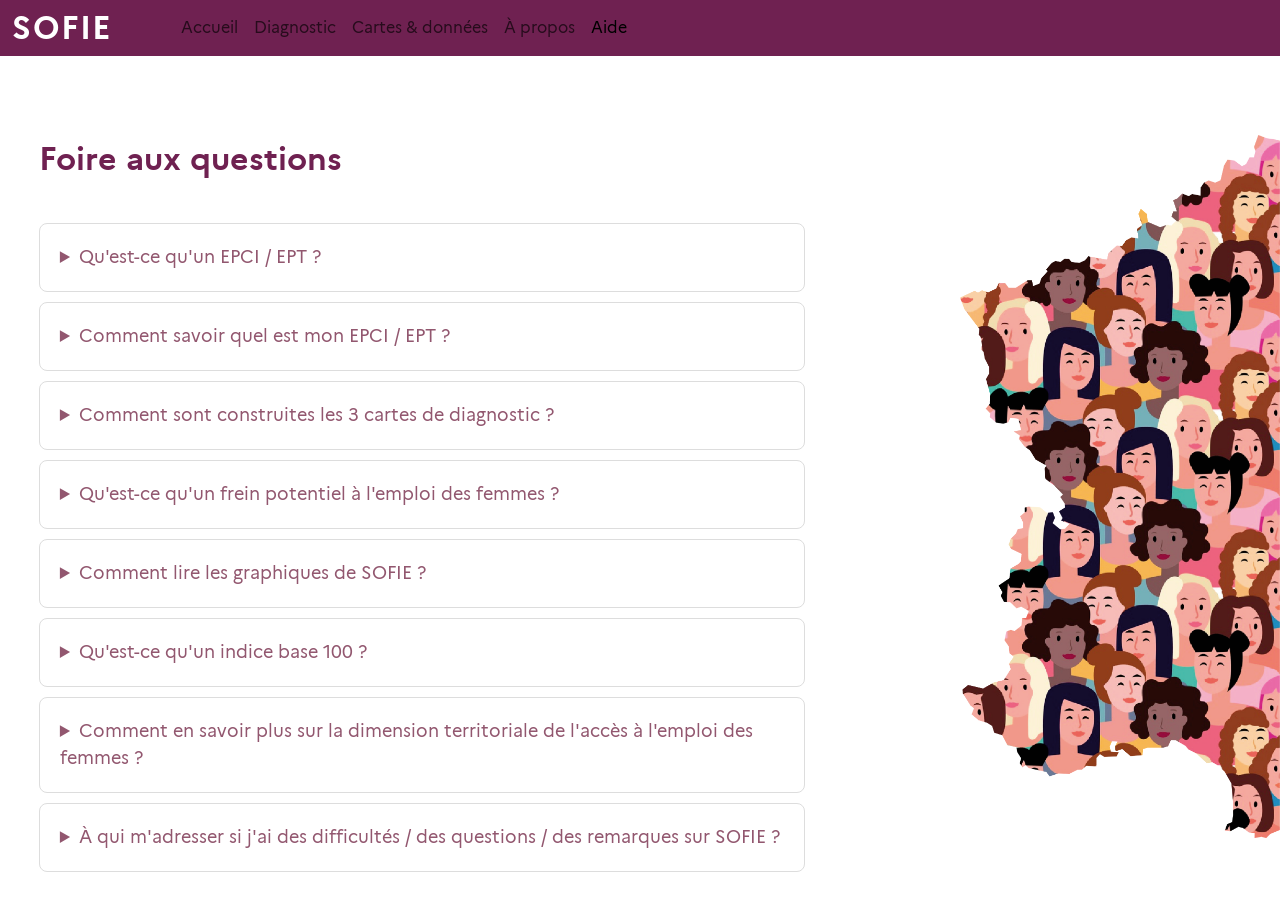
<file: help.html>
<!DOCTYPE html>
<meta charset="utf-8">

<html>
<head>
	<title>SOFIE</title>
	<link rel="stylesheet" href="app.css">
	<link href='https://fonts.googleapis.com/css?family=Bree Serif' rel='stylesheet'>
		<link rel="icon" href="img/favicon.ico" />
	
	<link href="https://cdn.jsdelivr.net/npm/bootstrap@5.0.0-beta2/dist/css/bootstrap.min.css" rel="stylesheet" integrity="sha384-BmbxuPwQa2lc/FVzBcNJ7UAyJxM6wuqIj61tLrc4wSX0szH/Ev+nYRRuWlolflfl" crossorigin="anonymous">
	<link rel="stylesheet" href="https://cdn.jsdelivr.net/npm/bootstrap-icons@1.4.0/font/bootstrap-icons.css">
	<script src="https://code.jquery.com/jquery-3.5.1.min.js"></script>
	<script src="https://cdn.jsdelivr.net/npm/bootstrap@5.0.0-beta1/dist/js/bootstrap.bundle.min.js" integrity="sha384-ygbV9kiqUc6oa4msXn9868pTtWMgiQaeYH7/t7LECLbyPA2x65Kgf80OJFdroafW" crossorigin="anonymous"></script>
    
</head>

<body>

<nav class="navbar fixed-top navbar-expand-lg">
  <div class="container-fluid">
	<a id="maintitle" href="index.html">SOFIE</a>
	<button class="navbar-toggler" type="button" data-bs-toggle="collapse" data-bs-target="#navbarSupportedContent" aria-controls="navbarSupportedContent" aria-expanded="false" aria-label="Toggle navigation">
	  <span class="navbar-toggler-icon"></span>
	</button>
	<div class="collapse navbar-collapse" id="navbarSupportedContent">
	  <ul class="navbar-nav me-auto mb-2 mb-lg-0">
        <li class="nav-item">
          <a class="nav-link" aria-current="page" href="index.html" title="Page d'accueil">Accueil</a>
        </li>
        <li class="nav-item">
		  <a class="nav-link" aria-current="page" href="visu.html" title="Diagnostic local">Diagnostic</a>
        </li>
		<li class="nav-item">
		  <a class="nav-link" aria-current="page" href="dico.html" title="Dictionnaire de données">Cartes & données</a>
        </li>
		<li class="nav-item">
		  <a class="nav-link" aria-current="page" href="apropos.html" title="À propos">À propos</a>
        </li>
		<li class="nav-item">
		  <a class="nav-link active" aria-current="page" href="help.html" title="Aide">Aide</a>
        </li>
	  </ul>
	</div>
  </div>
</nav>	

<style>
	

	details {
		background: #ffffff;
		border: 1px solid #ddd;
		border-radius: 8px;
		margin-bottom: 10px;
		padding: 10px;
		transition: all 0.3s ease-in-out;
	}

	summary {
		font-size: 18px;
		cursor: pointer;
		color:  #92576F ;
		padding: 10px;
		transition: background 0.3s ease-in-out;
	}

	summary:hover {
		background: #f0f8ff;
		border-radius: 8px;
	}

	details[open] {
		background: #eef6ff;
		border: 1px solid black;
	}

	details p {
		font-size: 16px;
		color: #333;
		margin-top: 10px;
	}

	.link-box {
		color: black;
		text-decoration: none;
		font-weight: bold;
	}

	.link-box:hover {
		text-decoration: underline;
	}

	img {
		max-width: 100%;
		border-radius: 5px;
	}
</style>

<div class="row" id="help-bloc">
    <div class="col-sm-9">
        <p id="titre2">Foire aux questions</p>
        <br/>

        <details>
            <summary>Qu'est-ce qu'un EPCI / EPT ?</summary>
            <p>Un EPCI est un établissement public de coopération intercommunale, autrement dit : une intercommunalité. Au sein de la métropole du Grand Paris, les établissements publics territoriaux (EPT) ont le statut d'EPCI et constituent un découpage en 11 entités de ce territoire où résident près d'1 Français sur 10. La commune de Paris constitue une entité à part de ce découpage cartographique.</p>
        </details>

        <details>
            <summary>Comment savoir quel est mon EPCI / EPT ?</summary>
            <p>La carte des EPCI / EPT est accessible 
                <a target="_blank" class="link" href="https://www.observatoire-des-territoires.gouv.fr/outils/cartographie-interactive/#c=indicator&view=map74">
                <span class="link-box">au lien suivant</span></a>. 
                Vous pouvez rechercher votre commune directement en cliquant sur "Rechercher un territoire" dans le volet de gauche.
            </p>
        </details>

        <details>
            <summary>Comment sont construites les 3 cartes de diagnostic ?</summary>
            <p>La méthode de construction de l'ensemble des indicateurs est détaillée dans 
                <a target="_blank" class="link" href="dico.html"><span class="link-box">l'onglet "Cartes & données"</span></a>. 
                Le commentaire méthodologique est accompagné d'une aide à l'interprétation et d'une carte, téléchargeable au format image.
            </p>
        </details>

        <details>
            <summary>Qu'est-ce qu'un frein potentiel à l'emploi des femmes ?</summary>
            <p>Il existe de nombreux freins potentiels à l'emploi des femmes, qu'il s'agisse d'insertion professionnelle (inactivité, chômage...) ou de conditions d'emploi (précarité, temps partiel...). Ces freins potentiels peuvent être directs (formation, faible mixité de l'offre d'emploi...) ou indirects (situation familiale, mobilités...). Dans tous les cas, ils n'ont pas les mêmes conséquences pour toutes les femmes et dans tous les contextes territoriaux : le fait d'avoir une famille nombreuse peut ainsi ne pas constituer un frein pour l'emploi des femmes dans le cas d'un partage équitable du travail domestique au sein du foyer et/ou si les structures d'accueil des enfants sont en nombre suffisant sur le territoire. De même, l'éloignement aux écoles représente un moindre frein à l'emploi des parents s'il existe un réseau de transports en commun suffisamment dense. Les freins potentiels présentés dans l'application SOFIE ne sont pas exhaustifs de l'ensemble des freins qui peuvent peser sur l'emploi des femmes et restent difficiles à mesurer, qui plus est à un niveau géographique fin (répartition du travail domestique, état de santé, discriminations...).</p>
        </details>

        <details>
            <summary>Comment lire les graphiques de SOFIE ?</summary>
            <img src="img/exemple_gr1.png"/>
            <p style="font-size: 0.8em; color: #808080; font-style: italic; font-weight: bold;">
                Capture d'écran du graphique sur l'insertion professionnelle et les conditions d'emploi : l'exemple de la CC du Bassin de Marennes
            </p>
            <p>Dans ce graphique, les valeurs sont standardisées en référence à la valeur nationale pour les femmes qui vaut 100 pour chaque indicateur. La ligne en pointillés représente cette valeur nationale. Plus les valeurs sont situées à gauche de cette ligne moins le phénomène est marqué comparativement à la situation des femmes en France ; inversement, plus les valeurs sont situées à droite de cette ligne et plus la situation est marquée comparativement à la situation des femmes en France.</p>
            <p>Par défaut, les valeurs représentées sous forme de points décrivent la situation des femmes. Il est possible de comparer celle-ci avec la situation des hommes en activant le petit bouton en haut à droite du graphique. De la même façon que pour les femmes, les valeurs des indicateurs pour les hommes sont standardisées en référence à la valeur nationale pour les femmes qui vaut 100.</p>
            <p><em>Attention : ce graphique permet ainsi de comparer d’une part la situation des femmes localement avec la situation des femmes en France en général et d’autre part la situation des femmes localement avec la situation des hommes localement, mais pas la situation des hommes localement avec la situation des hommes en France en général.</em></p>
            <p>Le graphique de freins potentiels est construit et se lit de la même façon, sans référence à la différence femmes-hommes toutefois.</p>
        </details>

        <details>
            <summary>Qu'est-ce qu'un indice base 100 ?</summary>
            <p>Pour comparer plusieurs indicateurs qui n'ont soit pas la même unité, soit pas le même ordre de grandeur, on peut avoir recours aux indices base 100. Ceux-ci sont construits en référence à une valeur (le plus souvent la valeur nationale). Chaque valeur locale de la série statistique est "convertie" en base 100, c'est-à-dire qu'on lui applique la formule : [valeur locale] * 100 / [valeur nationale]. Pour chaque valeur locale, il est ainsi directement possible de dire si elle est supérieure ou inférieure à la valeur de référence, dans quelle proportion et surtout de pouvoir opérer une comparaison entre plusieurs indicateurs.</p>
        </details>

        <details>
            <summary>Comment en savoir plus sur la dimension territoriale de l'accès à l'emploi des femmes ?</summary>
            <p>L'<a target="_blank" class="link" href="dico.html"><span class="link-box">onglet "Cartes & données"</span></a> permet d'accéder à des informations sur chaque indicateur mobilisé par l'application : chiffres-clés, méthode de construction, ressources documentaires. L'Observatoire des territoires a également publié en mars 2021 
                <a target="_blank" class="link" href="https://www.observatoire-des-territoires.gouv.fr/kiosque/2021-fiche-egalite-la-dimension-territoriale-de-lacces-lemploi-des-femmes">
                <span class="link-box">une étude sur la dimension territoriale de l'accès à l'emploi des femmes</span></a>, accessible en ligne et téléchargeable au format pdf.
            </p>
        </details>

        <details>
            <summary>À qui m'adresser si j'ai des difficultés / des questions / des remarques sur SOFIE ?</summary>
            <p>Vous pouvez contacter l'équipe de l'Observatoire des territoires à l'adresse mail : observatoire@anct.gouv.fr ou via notre 
                <a target="_blank" class="link" href="https://www.observatoire-des-territoires.gouv.fr/form/nous-contacter">
                <span class="link-box">plateforme de contact</span></a>.
            </p>
        </details>
    </div>

    <div class="col-sm-3">
        <img id="intro-frise-miroir" src="img/intro-img-miroir.png"/>
    </div>
</div>


</body>
</file>
<file: app.css>
/* GENERAL */

@import url('https://use.fontawesome.com/releases/v5.7.2/css/all.css');

@font-face {
    font-family: 'Marianne';
    src: local('Marianne Regular'), 
         url('fonts/Marianne-Regular.woff2') format('woff2'),
         url('fonts/Marianne-Regular.woff') format('woff');
    font-weight: 400;
    font-style: normal;
}

@font-face {
    font-family: 'Marianne';
    src: local('Marianne Bold'), 
         url('fonts/Marianne-Bold.woff2') format('woff2'),
         url('fonts/Marianne-Bold.woff') format('woff');
    font-weight: 700;
    font-style: normal;
}

@font-face {
    font-family: 'Marianne';
    src: local('Marianne ExtraBold'), 
         url('fonts/Marianne-ExtraBold.woff2') format('woff2'),
         url('fonts/Marianne-ExtraBold.woff') format('woff');
    font-weight: 800;
    font-style: normal;
}




/* Mobile */
@media (max-width: 768px) {
    .container {
        height: auto; /* Ajuster la hauteur de la container */
    }

    #introtitle {
        font-size: 2.5em; /* Réduire la taille de la police pour les petits écrans */
        margin-left: 2vw;
    }

    #intro-texte {
        margin-left: 2vw; /* Ajuster la marge */
        margin-top: 3vh; /* Ajuster la marge du haut */
    }

    #logos {
        height: auto; /* Ajuster la taille des logos */
    }

    #logos img {
		width: 100%; /* Utiliser la largeur totale de l'écran */
		height: auto; /* Garder les proportions */
		margin-left: 0;
		float: none;
	}
	

    .navbar {
        padding: 0.5em; /* Réduire le padding de la navbar */
    }

    #maintitle {
        font-size: 1.5em; /* Réduire la taille du titre */
        padding-right: 0;
    }

    /* Ajustement des boutons */
    #maincont button {
        font-size: 1em;
        padding: 10px 20px;
        width: 100%; /* Boutons plus larges sur mobile */
    }

    /* Ajustement de la carte */
    #mapcontainer {
        height: 50vh;
    }
}

/* Très petit écran (comme les téléphones en portrait) */
@media (max-width: 480px) {
    #introtitle {
        font-size: 2em; /* Encore plus petit sur les très petits écrans */
    }

    #intro-texte {
        font-size: 0.9em; /* Réduire la taille du texte */
    }

    #form form {
        width: 100%; /* Formulaire prenant toute la largeur */
    }
}









body {
    font-family: 'Marianne', Arial, sans-serif;
    font-weight: 400;
}

strong, b, h1, h2, h3 {
    font-weight: 700;
}

.important {
    font-weight: 800;
}


.container{
	height : 100vh;
}


/* INTRO */
.btn-close#intro-close{
	background-color : white !important;
	color : yellow ;
	opacity : 1 ;
}

#intro-frise{
	height : auto;
	width : 100% ;
}

#intro-frise-miroir{
	height : auto;
	width : 25% ;
	position: absolute;
	right:0;
}


#logosrow{
	background-color : white ;
	padding : 1em ;
}

#form-diag{
	background-color : white ;
	padding : 1em ;
}

#maincont{
	background-color : white;
}

#logos{
	height : 15vh ;
	background-color : white ;
}

#logos img{
	margin-left : 2vw ;
	margin-top : 1em ;
	float : right ;
}

#intro-texte{
	margin-top : 5vh ;
	margin-left : 5vw ;
	text-align : left ;
	font-family:'Marianne' ;
	color : #404040 ;
}

.intro-obj{
	font-size : 1 em ;
	font-family:'Marianne' ;
}

#intro-btn{
	margin-top : 7vh ;
}

#introtitle{
	font-family:'Marianne' ;
	font-weight : bold ; 
	font-size : 5em !important ;
	line-height : 1em ;
	letter-spacing : 0.05em ;
	color : #6F2151 ;
}

#sub{
	font-style : italic ;
	font-family:'Marianne' ;
}

#maincont button:hover{
	background-color : #e8d5e1 !important;
	color : #6F2151 !important;
	font-family:'Marianne' ;
}

#maincont button{
	border-radius : 50px ;
	font-size : 1.2em ;
	font-family:'Marianne' ;
	background-color : #6F2151 !important;
	color : #f8f9f9  !important;
}

#maincont a {
	color : #6F2151 ;
	display : inline ;
	margin-right : 2vw ;
	font-family:'Marianne' ;
}

/* GENERAL VISU */
#c1, #c2, #c3, #c4{
	background-color : #f8f9f9 ;
	font-family:'Marianne' ;
}

#c2, #c3, #c4{
	display : none ;
	font-family:'Marianne' ;
	background-color : white ;
}

#nomEPCI, #nomEPCI2, #nomEPCI3{
	height : 5vh ; 
	width : 100% ; 
	text-align : right ;
	font-size : 1.5em ; 
	font-family:'Marianne' ;
	font-weight : bold ;
	padding-right : 20px ;
	color : #808080 ;
}

.btn{
	border : 1px solid #f8f9f9 !important; 
	color : white !important; 
	font-family:'Marianne' ;
	background-color : #6F2151 !important;
	border-radius : 2 !important;
}

.btn:hover{
	background-color : #e8d5e1 !important;
	color : #6F2151 !important;
	font-family:'Marianne' ;
}

.link{
	text-decoration : none ; 
	color : black ; 
}

.link-box{
    box-shadow: inset 0 -0.5em 0 0 #F1D0E4;
}

.link-box:hover{
    background-color : #F1D0E4;
}

.link:hover{
	text-decoration : none ;
	color : black ;
}

/* *********************** */
/* BANDEAU DE TITRE */
.navbar{
	background-color : #6F2151 ;
}

#maintitle{
	font-family:'Marianne' ;
	font-weight : bold ; 
	font-size : 2em ;
	line-height : 0em ;
	letter-spacing: 0.05em;
	text-decoration: none;
	color : white ;
	padding-right : 60px ;
}

.nav-link{
	color : white ;
	font-family:'Marianne' ;
}

.nav-link:hover{
	color : #00CC99 ;
}

ul.navbar-nav > li .active { 
    color: #00CC99 ; 
}


.btn.btn-outline-success{
	border : 1px solid white ;
	color : white ;
}

.btn.btn-outline-success:hover{
	background-color : #00CC99 ;
}

/* *********************** */
/* RECHERCHE */
#visu-intro{
	font-size : 1.2em ;
	font-family:'Marianne' ;
}

#form{
	height : 100% ;
	background-color : white ;
}

#form form{
	width:50%; 
    margin:  auto;
}

.autocomplete {
  /*the container must be positioned relative:*/
  position: relative;
  display: inline-block;
}
input {
  border: 1px solid transparent;
  background-color: #f1f1f1;
  padding: 10px;
  font-size: 16px;
  font-family:'Marianne' ;
}
input[type=text] {
  background-color: #f1f1f1;
  width: 100%;
  border-radius : 0 ;
  height : auto ;
}
input[type=submit] {
  background-color: DodgerBlue;
  color: #fff;
}
.autocomplete-items {
  position: absolute;
  border: 1px solid #d4d4d4;
  border-bottom: none;
  border-top: none;
  z-index: 99;
  /*position the autocomplete items to be the same width as the container:*/
  top: 100%;
  left: 0;
  right: 0;
}
.autocomplete-items div {
  padding: 10px;
  cursor: pointer;
  background-color: #fff;
  border-bottom: 1px solid #d4d4d4;
}
.autocomplete-items div:hover {
  /*when hovering an item:*/
  background-color: #e9e9e9;
}
.autocomplete-active {
  /*when navigating through the items using the arrow keys:*/
  background-color: DodgerBlue !important;
  color: #ffffff;
}

.autoc-highlight{
	background-color :  #e8d5e1 ; 
	color : #6F2151;
	pointer-events: none;
}

#go{
	background-color : #6F2151;
	 border-radius : 5px ;
}

#go:hover{
	background-color : #e8d5e1 !important;
	color : #6F2151 !important;
}
/* *********************** */
/* CARTE */
#mapcontainer {
	height : 70vh ;
	margin-top : 2vh ;
	margin-bottom : 2vh ;
}

.info{
    padding: 6px 8px;
    font: 14px/16px 'Marianne', sans-serif;
    background: white;
    background: rgba(255,255,255,0.8);
    box-shadow: 0 0 15px rgba(0,0,0,0.2);
    border-radius: 5px;
}
.info h4{
    margin: 0 0 5px;
    color: #777;
}

.labels{
  border: none;
}

.leaflet-tooltip.labels{
	padding:1px;
	border: transparent;
	box-shadow: none;
}

.leaflet-tooltip-left.labels::before{
	border: none;
}
.leaflet-tooltip-right.labels::before{
  border: none;
}

/* *********************** */
/* GRAPHIQUES */
.form-check.form-switch{
	float : right ;
}

.form-check-input:checked{
	background-color: grey !important;
    border-color: grey !important;
}

svg text{
	font-size : 1.15em ;
	font-family:'Marianne' ;
}

div.tooltip{
  position: absolute;
  text-align: left;
  width: 150px;
  padding: 2px;
  font-size : 0.9em ;
  font-family:'Marianne' ;
  background: dimgrey;
  color : white ;
  border: 0px;
  border-radius: 2px;
  pointer-events: none;
}

.tick line{
  visibility:hidden;
}

.legende{
	width : 100% ;
	cursor : pointer ;
}

.btn#help-btn-1, .btn#help-btn-2{
	background-color : white !important;
}

.btn.help-btn-1:hover, .btn.help-btn-2:hover{
	background-color : white !important;
}

/* *********************** */
/* COMMENTAIRES */
#com1, #com2{
	padding-top : 3vh ;
	padding-left : 3vw ;
	padding-right : 3vw ;
}

#bloccom1, #bloccom2{
	height : 70vh ;
	overflow : scroll ;
	overflow-x: hidden;
}

.indcmax{
	color : #92576F ; 
	font-weight : bold ;
	font-family:'Marianne' ;
}

h4{
	font-family:'Marianne' ;
	font-size : 1.2em !important ;
}

/* *********************** */
/* DICTIONNAIRE, A PROPOS, AIDE */
#bloctitre2, #apropos-bloc, #help-bloc{
	margin-top : 15vh ;
	margin-left : 2.1vw ;
	margin-bottom: 3vh;
	margin-right : 200px;
	font-family:'Marianne' ;
}
#titre2{
	font-family:'Marianne' ;
	font-weight : bold ; 
	font-size : 2em ;
	color : #6F2151;
}

#navindic{
	margin-left : 3vw ;
}

element.style {
	font-family:'Marianne' ;
}
.accordion-flush .accordion-item:first-of-type .accordion-button {
    border-top-width: 0;
    border-top-left-radius: 0;
    border-top-right-radius: 0;
}
.accordion-item:first-of-type .accordion-button {
    border-top-left-radius: .25rem;
    border-top-right-radius: .25rem;
}
button:focus:not(:focus-visible) {
    outline: 0;
}
.accordion-flush .accordion-button {
    border-right: 0;
    border-left: 0;
    border-radius: 0;   
	border-top: 1px solid white;
	border-bottom: 1px solid white;
	background-color: #8e4d77 !important;
    color:  white !important;
    outline: none !important;
	font-family:'Marianne' ;
	font-size: 15px;
}
.accordion-button:focus {
    z-index: 3;
    border-top: 1px solid white !important;
	border-bottom: 1px solid white !important;
    outline: 0;
    box-shadow: none!important;
	font-family:'Marianne' ;
	font-size: 15px;
}
.accordion-button:hover {
    z-index: 2;
	font-family:'Marianne' ;
	
}
.accordion-button:not(.collapsed) {
    color: #0c63e4;
    background-color: #e7f1ff;
	font-family:'Marianne' ;
	
}

[type=button]:not(:disabled), [type=reset]:not(:disabled), [type=submit]:not(:disabled), button:not(:disabled) {
    cursor: pointer;
}

.accordion-body:hover{
	background-color :  #FAEFF6 ;
	cursor : pointer ;
	font-family:'Marianne' ;
	font-size: 14px;
}

.accordion-body.active{
	background-color : #FAEFF6 ;
	font-family:'Marianne' ;
	font-size: 14px;
}

.accordion-button::after{
	background-image : none!important;
	font-family:'Marianne' ;
	
}

.accordion-body:not(.collapsed) {
	font-family:'Marianne' ;
	font-size: 14px;
}

#dico-illus img{
	width : 100% ;
}

.dico-libindic, .apropos-subtitle{
	font-size : 1.2em ;
	font-weight : bold ;
}

.dico-sourcindic{
	font-size : 0.9em ; 
	font-style : italic ;
	color : #808080 ;
	line-height : 0 ;
	margin-bottom : 5vh;
}


#dico-texte{
	font-family:'Marianne' ;
	font-size: 14px;
	margin-left: 25px;
	margin-right:25px;
	word-wrap: break-word; /* Permet de casser les longues chaînes de caractères */
    overflow-wrap: break-word; /* Alternative moderne */
    white-space: normal; /* Assure un retour à la ligne normal */
}

table {
	width: 100%;
	margin: 20px 0;
	border: 1px solid black;
	border-spacing: 0;
}
th, td {
	border: 1px solid black;
	padding: 3px;
	text-align: left;
}
th {
	background-color: #e8dbe3;
	border: 1px solid black;
}
</file>
